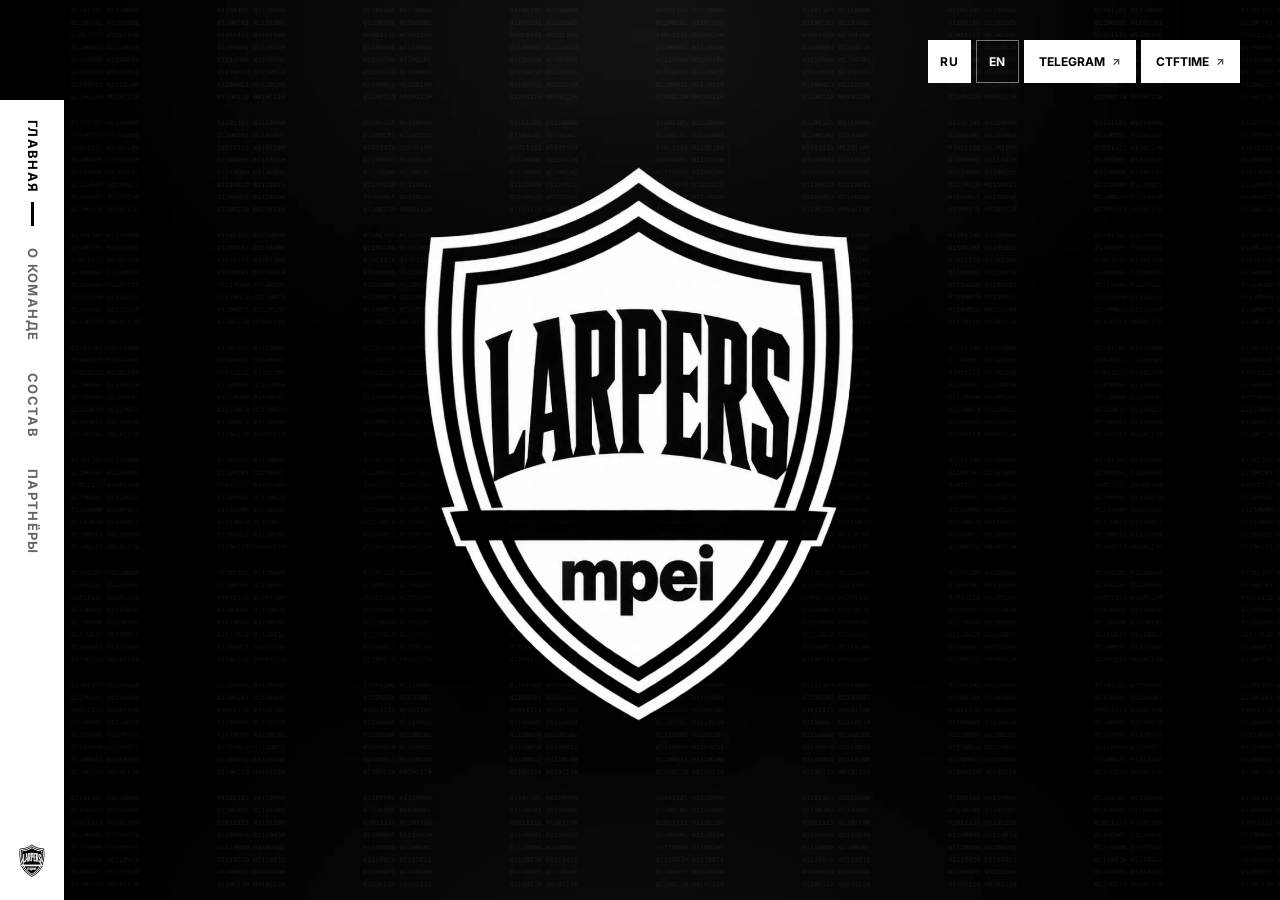
<file: index.html>
<!DOCTYPE html>
<html lang="ru">
<head>
<meta charset="utf-8">
<meta name="viewport" content="width=device-width, initial-scale=1">

<title>mpei_larpers</title>
<meta name="description" content="mpei_larpers: студенческая CTF-команда НИУ МЭИ. Web, pwn, reverse, crypto, forensics, osint. Набор в команду, результаты турниров, блог.">
<meta name="theme-color" content="#000000">

<!-- Соцпревью настроено для mpei-larpers.online. -->
<meta property="og:type" content="website">
<meta property="og:site_name" content="MPEI LARPERS">
<meta property="og:title" content="MPEI LARPERS · CTF-команда НИУ МЭИ">
<meta property="og:description" content="Студенческая CTF-команда НИУ МЭИ: решаем задачи, пишем райтапы, делаем задания для турниров.">
<meta property="og:image" content="https://mpei-larpers.online/assets/og.jpg">
<meta property="og:url" content="https://mpei-larpers.online/">
<meta name="twitter:card" content="summary_large_image">
<meta name="twitter:image" content="https://mpei-larpers.online/assets/og.jpg">

<link rel="icon" type="image/png" sizes="192x192" href="assets/favicon-192.png">
<link rel="icon" type="image/png" sizes="512x512" href="assets/favicon-512.png">
<link rel="apple-touch-icon" href="assets/apple-touch-icon.png">

<link rel="preconnect" href="https://fonts.googleapis.com">
<link rel="preconnect" href="https://fonts.gstatic.com" crossorigin>
<link href="https://fonts.googleapis.com/css2?family=Inter:wght@400;500;600;700&family=Oswald:wght@400;500;600;700&display=swap" rel="stylesheet">
<link rel="stylesheet" href="css/style.css">
<link rel="canonical" href="https://mpei-larpers.online/">
</head>
<body>
<div class="layout layout--home">

  <header class="header">
    <div class="header__container">
      <button class="header__bars" type="button" data-menu-toggle aria-label="Открыть меню" data-i18n-attr="aria-label:aria.menuBtn" aria-expanded="false">
        <span></span><span></span><span></span>
      </button>
      <div class="header__nav">
        <nav class="nav" aria-label="Меню команды" data-i18n-attr="aria-label:aria.menu">
          <ul class="nav__list">
            <li class="nav__item"><a class="nav__link nav__link_active" href="index.html" aria-current="page" data-i18n="nav.home">Главная</a></li>
            <li class="nav__item"><a class="nav__link" href="about.html" data-i18n="nav.about">О команде</a></li>
            <li class="nav__item"><a class="nav__link" href="team.html" data-i18n="nav.team">Состав</a></li>            <li class="nav__item"><a class="nav__link" href="partners.html" data-i18n="nav.partners">Партнёры</a></li>
          </ul>
        </nav>
      </div>
      <a class="header__logo" href="index.html" aria-label="MPEI LARPERS, на главную" data-i18n-attr="aria-label:aria.logo">
        <img src="assets/logo-dark.png" alt="" width="640" height="640">
      </a>
    </div>
    <div class="header__buttons">
      <div class="lang" role="group" data-i18n-attr="aria-label:aria.lang" aria-label="Язык сайта">
        <button class="lang__btn" type="button" data-set-lang="ru" aria-pressed="true">RU</button>
        <button class="lang__btn" type="button" data-set-lang="en" aria-pressed="false">EN</button>
      </div>
      <a class="header__btn" href="https://t.me/mpei_larpers" target="_blank" rel="noopener">Telegram <i>↗</i></a>
      <a class="header__btn" href="https://ctftime.org/team/447741" target="_blank" rel="noopener">CTFtime <i>↗</i></a>
    </div>
  </header>

  <main class="layout__content">
    <!-- Главная это просто логотип: фон hero.webp, больше на странице ничего нет -->
    <section class="index-page" aria-label="MPEI LARPERS"></section>
  </main>
</div>
<script src="js/i18n.js"></script>
<script src="js/main.js"></script>
</body>
</html>
</file>
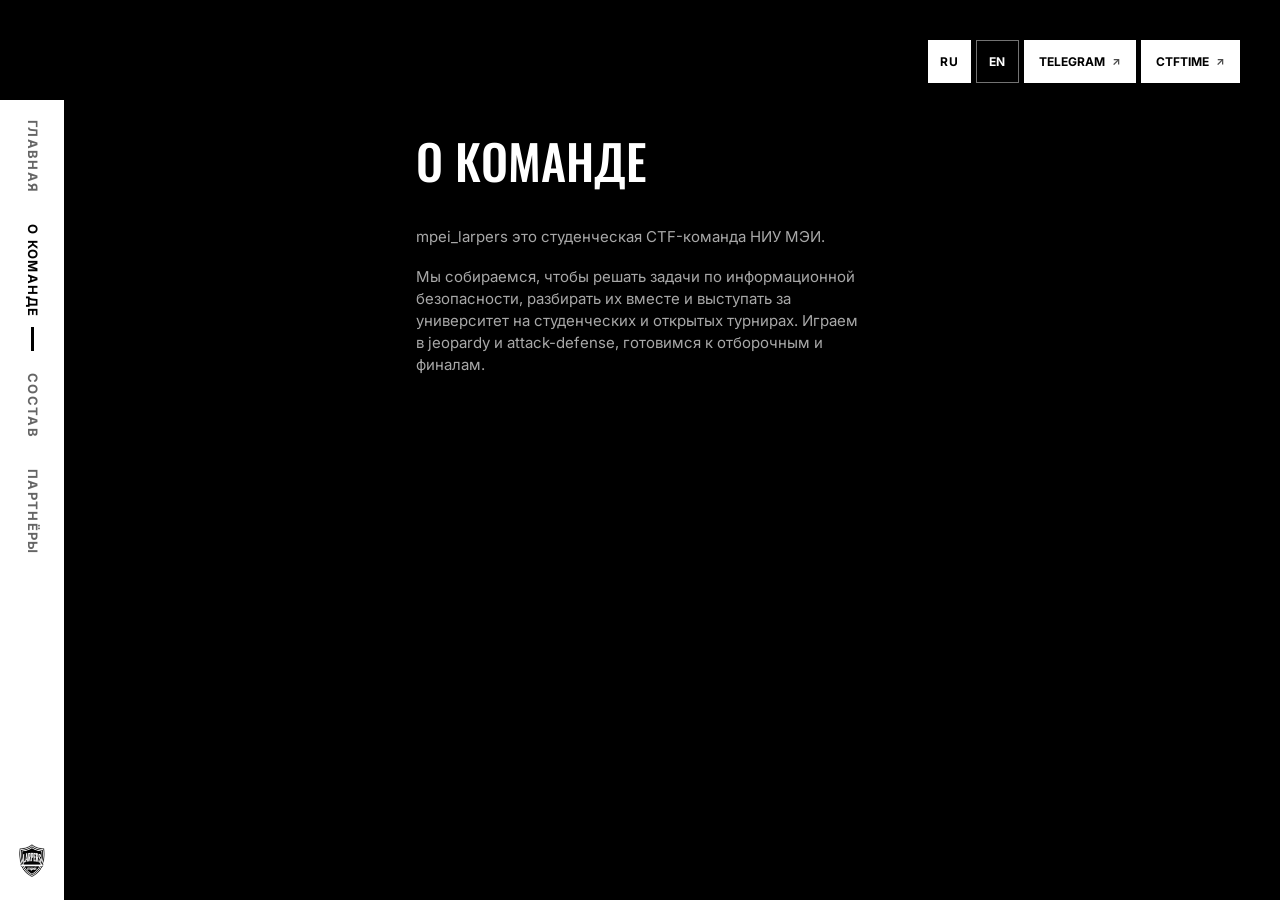
<file: about.html>
<!DOCTYPE html>
<html lang="ru">
<head>
<meta charset="utf-8">
<meta name="viewport" content="width=device-width, initial-scale=1">

<title>О команде · MPEI LARPERS</title>
<meta name="description" content="mpei_larpers: студенческая CTF-команда НИУ МЭИ. Чем занимаемся, как тренируемся, какие направления развиваем.">
<meta name="theme-color" content="#000000">
<meta property="og:type" content="website">
<meta property="og:title" content="О команде · MPEI LARPERS">
<meta property="og:description" content="Студенческая CTF-команда НИУ МЭИ: тренировки, турниры, свои задания.">
<meta property="og:image" content="https://mpei-larpers.online/assets/og.jpg">
<meta property="og:url" content="https://mpei-larpers.online/about.html">

<link rel="icon" type="image/png" sizes="192x192" href="assets/favicon-192.png">
<link rel="icon" type="image/png" sizes="512x512" href="assets/favicon-512.png">
<link rel="apple-touch-icon" href="assets/apple-touch-icon.png">

<link rel="preconnect" href="https://fonts.googleapis.com">
<link rel="preconnect" href="https://fonts.gstatic.com" crossorigin>
<link href="https://fonts.googleapis.com/css2?family=Inter:wght@400;500;600;700&family=Oswald:wght@400;500;600;700&display=swap" rel="stylesheet">
<link rel="stylesheet" href="css/style.css">
<link rel="canonical" href="https://mpei-larpers.online/about.html">
</head>
<body>
<div class="layout">

  <header class="header">
    <div class="header__container">
      <button class="header__bars" type="button" data-menu-toggle aria-label="Открыть меню" data-i18n-attr="aria-label:aria.menuBtn">
        <span></span><span></span><span></span>
      </button>
      <div class="header__nav">
        <nav class="nav" aria-label="Меню команды" data-i18n-attr="aria-label:aria.menu">
          <ul class="nav__list">
            <li class="nav__item"><a class="nav__link" href="index.html" data-i18n="nav.home">Главная</a></li>
            <li class="nav__item"><a class="nav__link nav__link_active" href="about.html" aria-current="page" data-i18n="nav.about">О команде</a></li>
            <li class="nav__item"><a class="nav__link" href="team.html" data-i18n="nav.team">Состав</a></li>            <li class="nav__item"><a class="nav__link" href="partners.html" data-i18n="nav.partners">Партнёры</a></li>
          </ul>
        </nav>
      </div>
      <a class="header__logo" href="index.html" aria-label="MPEI LARPERS, на главную" data-i18n-attr="aria-label:aria.logo">
        <img src="assets/logo-dark.png" alt="" width="640" height="640">
      </a>
    </div>
    <div class="header__buttons">
      <div class="lang" role="group" data-i18n-attr="aria-label:aria.lang" aria-label="Язык сайта">
        <button class="lang__btn" type="button" data-set-lang="ru" aria-pressed="true">RU</button>
        <button class="lang__btn" type="button" data-set-lang="en" aria-pressed="false">EN</button>
      </div>
      <a class="header__btn" href="https://t.me/mpei_larpers" target="_blank" rel="noopener">Telegram <i>↗</i></a>
      <a class="header__btn" href="https://ctftime.org/team/447741" target="_blank" rel="noopener">CTFtime <i>↗</i></a>
    </div>
  </header>

  <main class="layout__content">

    <section class="page">
      <div class="wrapper">
        <h1 class="heading" data-i18n="h1.about">О команде</h1>
        <!-- ЗАМЕНИ: тексты о команде -->
        <div class="page__text">
          <p class="page__lead" data-i18n="about.lead">mpei_larpers это студенческая CTF-команда НИУ МЭИ.</p>
          <p data-i18n="about.p1">Мы собираемся, чтобы решать задачи по информационной безопасности, разбирать их вместе и выступать за университет на студенческих и открытых турнирах. Играем в jeopardy и attack-defense, готовимся к отборочным и финалам.</p>

        </div>
      </div>
    </section>
  </main>
</div>
<script src="js/i18n.js"></script>
<script src="js/main.js"></script>
</body>
</html>
</file>
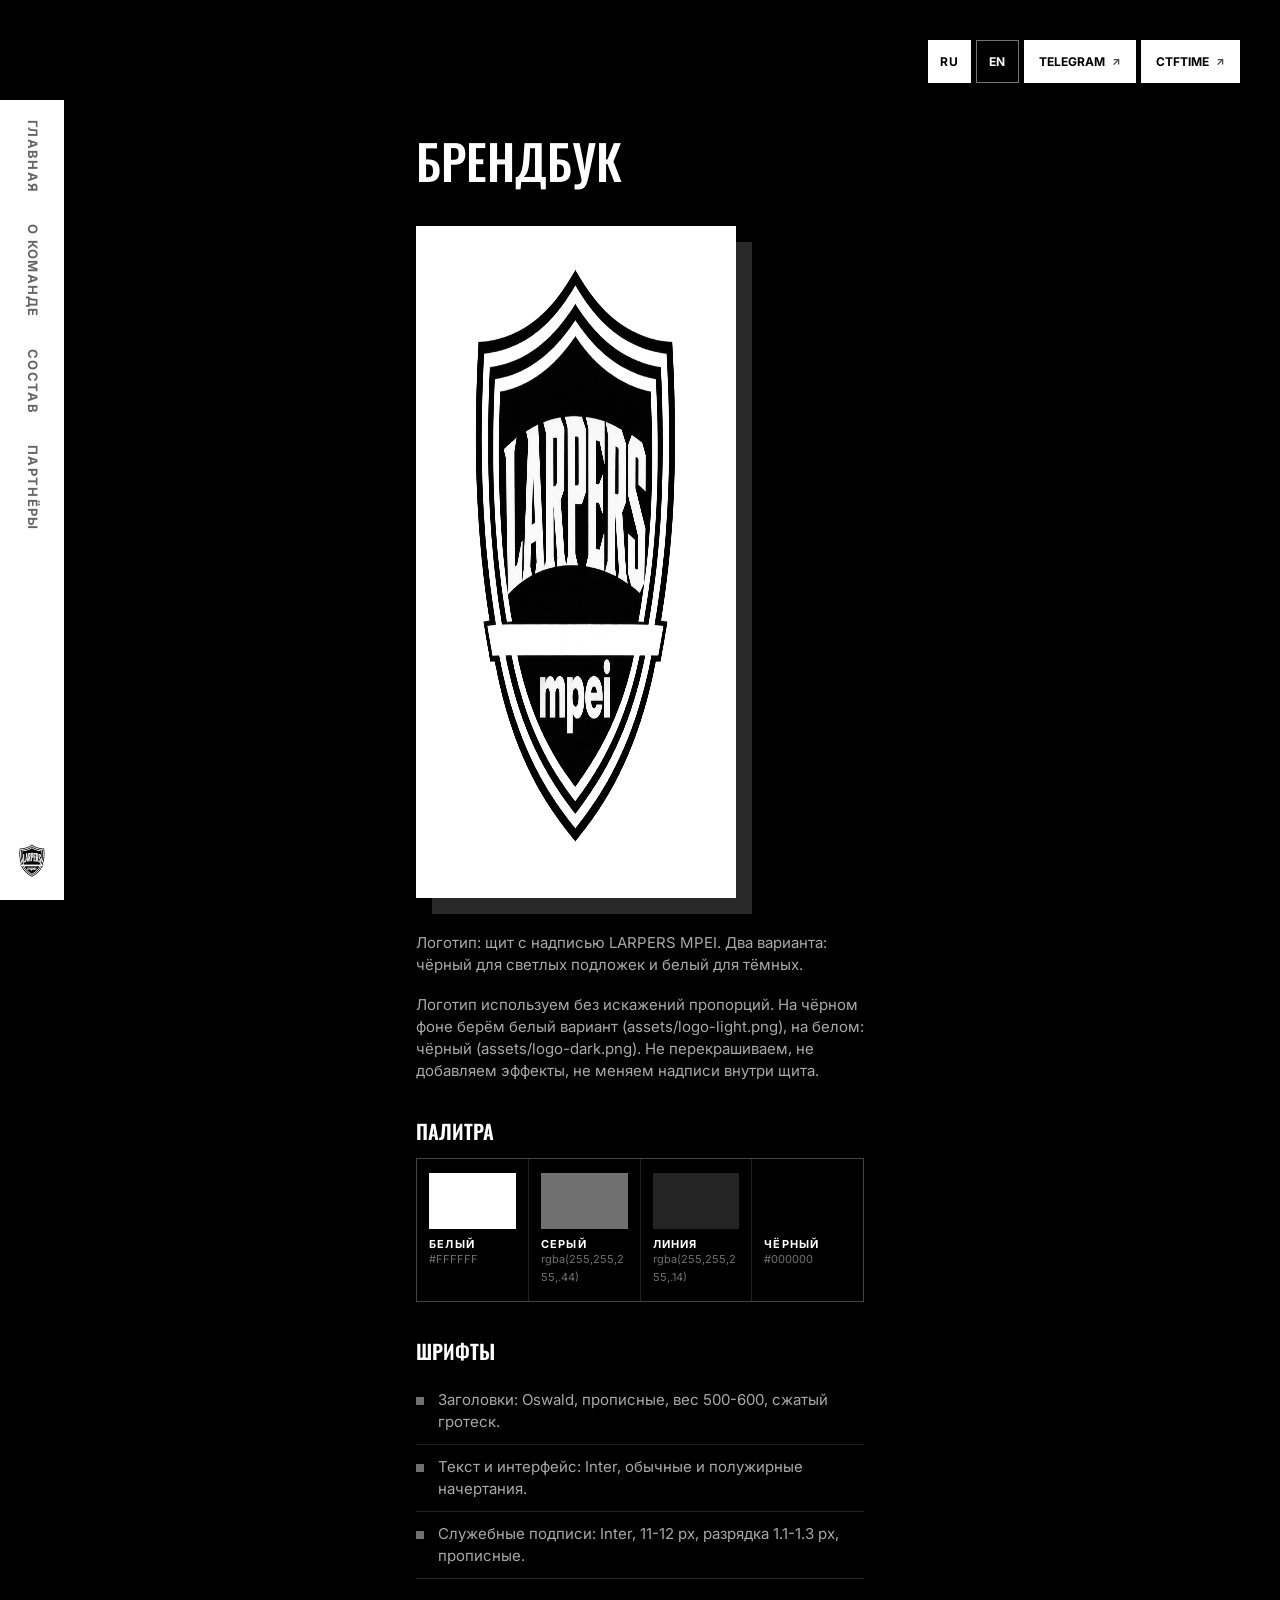
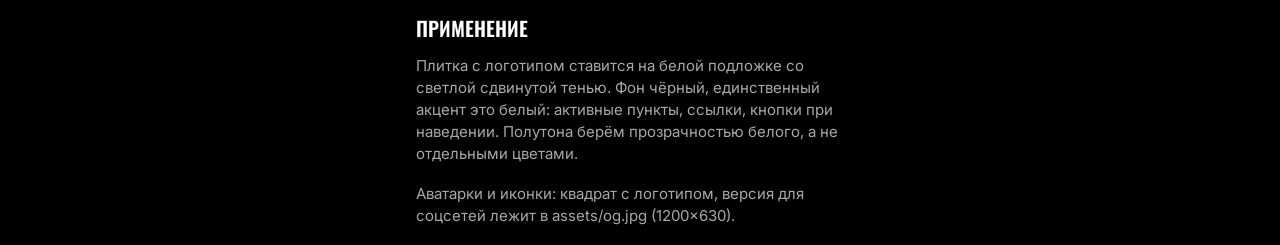
<file: brand.html>
<!DOCTYPE html>
<html lang="ru">
<head>
<meta charset="utf-8">
<meta name="viewport" content="width=device-width, initial-scale=1">

<title>Брендбук · MPEI LARPERS</title>
<meta name="description" content="Брендбук CTF-команды mpei_larpers: логотип, палитра, шрифты, правила использования.">
<meta name="theme-color" content="#000000">
<meta property="og:type" content="website">
<meta property="og:title" content="Брендбук · MPEI LARPERS">
<meta property="og:description" content="Логотип, палитра и шрифты команды.">
<meta property="og:image" content="https://mpei-larpers.online/assets/og.jpg">
<meta property="og:url" content="https://mpei-larpers.online/brand.html">

<link rel="icon" type="image/png" sizes="192x192" href="assets/favicon-192.png">
<link rel="icon" type="image/png" sizes="512x512" href="assets/favicon-512.png">
<link rel="apple-touch-icon" href="assets/apple-touch-icon.png">

<link rel="preconnect" href="https://fonts.googleapis.com">
<link rel="preconnect" href="https://fonts.gstatic.com" crossorigin>
<link href="https://fonts.googleapis.com/css2?family=Inter:wght@400;500;600;700&family=Oswald:wght@400;500;600;700&display=swap" rel="stylesheet">
<link rel="stylesheet" href="css/style.css">
<link rel="canonical" href="https://mpei-larpers.online/brand.html">
</head>
<body>
<div class="layout">

  <header class="header">
    <div class="header__container">
      <button class="header__bars" type="button" data-menu-toggle aria-label="Открыть меню" data-i18n-attr="aria-label:aria.menuBtn">
        <span></span><span></span><span></span>
      </button>
      <div class="header__nav">
        <nav class="nav" aria-label="Меню команды" data-i18n-attr="aria-label:aria.menu">
          <ul class="nav__list">
            <li class="nav__item"><a class="nav__link" href="index.html" data-i18n="nav.home">Главная</a></li>
            <li class="nav__item"><a class="nav__link" href="about.html" data-i18n="nav.about">О команде</a></li>
            <li class="nav__item"><a class="nav__link" href="team.html" data-i18n="nav.team">Состав</a></li>            <li class="nav__item"><a class="nav__link" href="partners.html" data-i18n="nav.partners">Партнёры</a></li>
          </ul>
        </nav>
      </div>
      <a class="header__logo" href="index.html" aria-label="MPEI LARPERS, на главную" data-i18n-attr="aria-label:aria.logo">
        <img src="assets/logo-dark.png" alt="" width="640" height="640">
      </a>
    </div>
    <div class="header__buttons">
      <div class="lang" role="group" data-i18n-attr="aria-label:aria.lang" aria-label="Язык сайта">
        <button class="lang__btn" type="button" data-set-lang="ru" aria-pressed="true">RU</button>
        <button class="lang__btn" type="button" data-set-lang="en" aria-pressed="false">EN</button>
      </div>
      <a class="header__btn" href="https://t.me/mpei_larpers" target="_blank" rel="noopener">Telegram <i>↗</i></a>
      <a class="header__btn" href="https://ctftime.org/team/447741" target="_blank" rel="noopener">CTFtime <i>↗</i></a>
    </div>
  </header>

  <main class="layout__content">

    <section class="page">
      <div class="wrapper">
        <h1 class="heading" data-i18n="h1.brand">Брендбук</h1>

        <div class="brand-plate"><img src="assets/logo-dark.png" alt="Логотип mpei_larpers" width="640" height="640"></div>
        <div class="page__text">
          <p class="page__lead" data-i18n="brand.lead">Логотип: щит с надписью LARPERS MPEI. Два варианта: чёрный для светлых подложек и белый для тёмных.</p>
          <p data-i18n="brand.p1">Логотип используем без искажений пропорций. На чёрном фоне берём белый вариант (<span style="color:#fff">assets/logo-light.png</span>), на белом: чёрный (<span style="color:#fff">assets/logo-dark.png</span>). Не перекрашиваем, не добавляем эффекты, не меняем надписи внутри щита.</p>

          <h2 data-i18n="brand.h2.palette">Палитра</h2>
          <!-- ЗАМЕНИ: цвета и подписи под фирменный стиль -->
          <div class="swatches">
            <div class="swatch"><i style="background:#FFFFFF"></i><b data-i18n="brand.white">Белый</b><span>#FFFFFF</span></div>
            <div class="swatch"><i style="background:rgba(255,255,255,.44)"></i><b data-i18n="brand.gray">Серый</b><span>rgba(255,255,255,.44)</span></div>
            <div class="swatch"><i style="background:rgba(255,255,255,.14)"></i><b data-i18n="brand.line">Линия</b><span>rgba(255,255,255,.14)</span></div>
            <div class="swatch"><i style="background:#000000"></i><b data-i18n="brand.black">Чёрный</b><span>#000000</span></div>
          </div>

          <h2 data-i18n="brand.h2.fonts">Шрифты</h2>
          <ul>
            <li data-i18n="brand.fonts1">Заголовки: Oswald, прописные, вес 500-600, сжатый гротеск.</li>
            <li data-i18n="brand.fonts2">Текст и интерфейс: Inter, обычные и полужирные начертания.</li>
            <li data-i18n="brand.fonts3">Служебные подписи: Inter, 11-12 px, разрядка 1.1-1.3 px, прописные.</li>
          </ul>

          <h2 data-i18n="brand.h2.usage">Применение</h2>
          <p data-i18n="brand.usage">Плитка с логотипом ставится на белой подложке со светлой сдвинутой тенью. Фон чёрный, единственный акцент это белый: активные пункты, ссылки, кнопки при наведении. Полутона берём прозрачностью белого, а не отдельными цветами.</p>
          <p data-i18n="brand.p2">Аватарки и иконки: квадрат с логотипом, версия для соцсетей лежит в <span style="color:#fff">assets/og.jpg</span> (1200x630).</p>
        </div>
      </div>
    </section>
  </main>
</div>
<script src="js/i18n.js"></script>
<script src="js/main.js"></script>
</body>
</html>
</file>
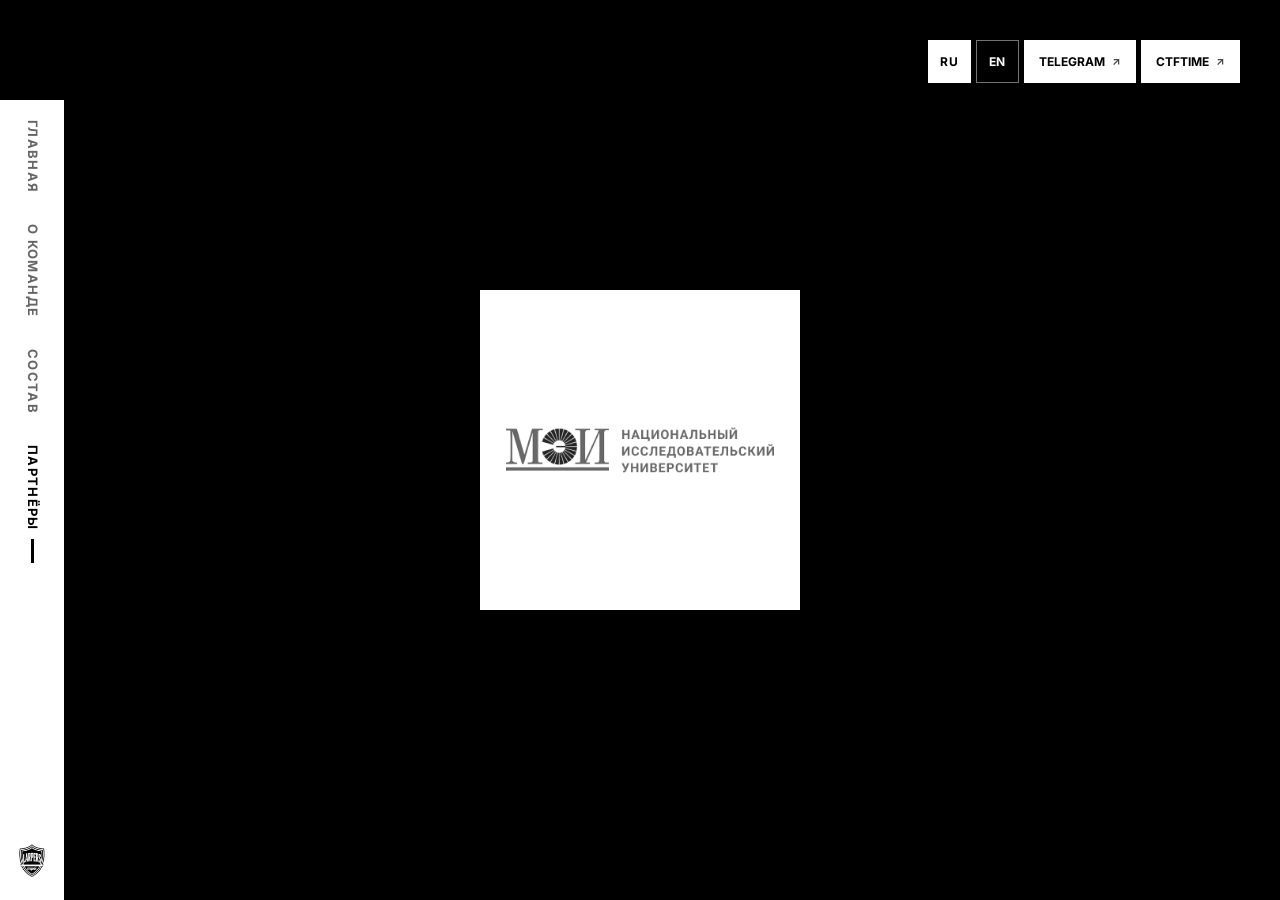
<file: partners.html>
<!DOCTYPE html>
<html lang="ru">
<head>
<meta charset="utf-8">
<meta name="viewport" content="width=device-width, initial-scale=1">

<title>Партнёры · MPEI LARPERS</title>
<meta name="description" content="Партнёры CTF-команды mpei_larpers: НИУ МЭИ, сотрудничество с компаниями и сообществами.">
<meta name="theme-color" content="#000000">
<meta property="og:type" content="website">
<meta property="og:title" content="Партнёры · MPEI LARPERS">
<meta property="og:description" content="Сотрудничество с командой: турниры, мастер-классы, задачи для студентов.">
<meta property="og:image" content="https://mpei-larpers.online/assets/og.jpg">
<meta property="og:url" content="https://mpei-larpers.online/partners.html">

<link rel="icon" type="image/png" sizes="192x192" href="assets/favicon-192.png">
<link rel="icon" type="image/png" sizes="512x512" href="assets/favicon-512.png">
<link rel="apple-touch-icon" href="assets/apple-touch-icon.png">

<link rel="preconnect" href="https://fonts.googleapis.com">
<link rel="preconnect" href="https://fonts.gstatic.com" crossorigin>
<link href="https://fonts.googleapis.com/css2?family=Inter:wght@400;500;600;700&family=Oswald:wght@400;500;600;700&display=swap" rel="stylesheet">
<link rel="stylesheet" href="css/style.css">
<link rel="canonical" href="https://mpei-larpers.online/partners.html">
</head>
<body>
<div class="layout">

  <header class="header">
    <div class="header__container">
      <button class="header__bars" type="button" data-menu-toggle aria-label="Открыть меню" data-i18n-attr="aria-label:aria.menuBtn" aria-expanded="false">
        <span></span><span></span><span></span>
      </button>
      <div class="header__nav">
        <nav class="nav" aria-label="Меню команды" data-i18n-attr="aria-label:aria.menu">
          <ul class="nav__list">
            <li class="nav__item"><a class="nav__link" href="index.html" data-i18n="nav.home">Главная</a></li>
            <li class="nav__item"><a class="nav__link" href="about.html" data-i18n="nav.about">О команде</a></li>
            <li class="nav__item"><a class="nav__link" href="team.html" data-i18n="nav.team">Состав</a></li>
            <li class="nav__item"><a class="nav__link nav__link_active" href="partners.html" aria-current="page" data-i18n="nav.partners">Партнёры</a></li>
          </ul>
        </nav>
      </div>
      <a class="header__logo" href="index.html" aria-label="MPEI LARPERS, на главную" data-i18n-attr="aria-label:aria.logo">
        <img src="assets/logo-dark.png" alt="" width="640" height="640">
      </a>
    </div>
    <div class="header__buttons">
      <div class="lang" role="group" data-i18n-attr="aria-label:aria.lang" aria-label="Язык сайта">
        <button class="lang__btn" type="button" data-set-lang="ru" aria-pressed="true">RU</button>
        <button class="lang__btn" type="button" data-set-lang="en" aria-pressed="false">EN</button>
      </div>
      <a class="header__btn" href="https://t.me/mpei_larpers" target="_blank" rel="noopener">Telegram <i>↗</i></a>
      <a class="header__btn" href="https://ctftime.org/team/447741" target="_blank" rel="noopener">CTFtime <i>↗</i></a>
    </div>
  </header>

  <main class="layout__content">

    <section class="page page--wide page--partners">
      <div class="wrapper">

        <!-- Партнёры: белые квадраты с логотипами, как на teamspirit.gg.
             Добавить нового: скопировать .partners__item и положить лого в assets. -->
        <div class="partners">
          <div class="partners__item">
            <a class="partners__link" href="https://mpei.ru" target="_blank" rel="noopener" aria-label="НИУ МЭИ, официальный сайт">
              <img src="assets/mpei-logo.png" alt="НИУ МЭИ" width="339" height="58">
            </a>
          </div>
        </div>
      </div>
    </section>
  </main>
</div>
<script src="js/i18n.js"></script>
<script src="js/main.js"></script>
</body>
</html>
</file>
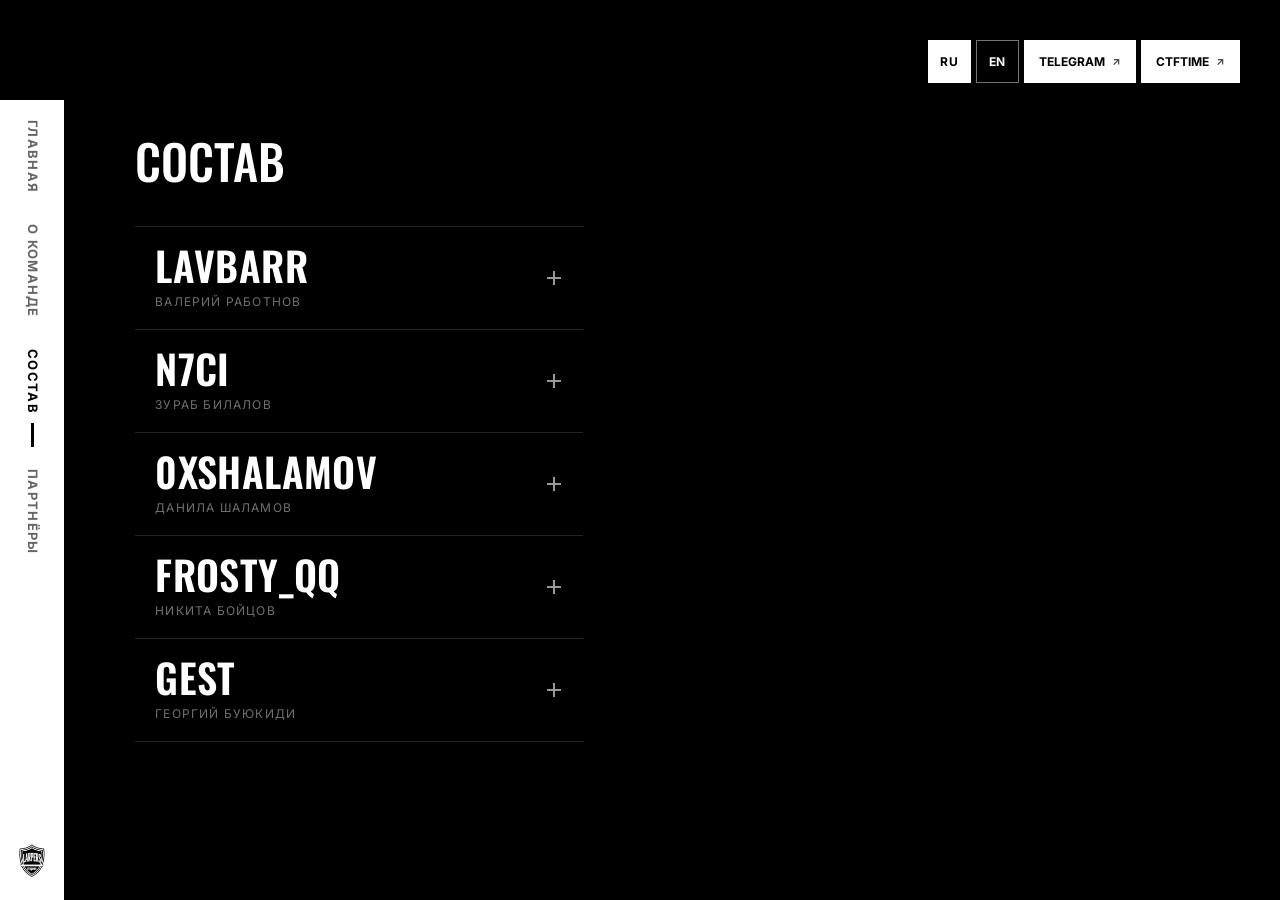
<file: team.html>
<!DOCTYPE html>
<html lang="ru">
<head>
<meta charset="utf-8">
<meta name="viewport" content="width=device-width, initial-scale=1">

<title>Состав · MPEI LARPERS</title>
<meta name="description" content="Состав CTF-команды mpei_larpers: участники и открытые слоты по направлениям web, pwn, reverse, crypto, forensics.">
<meta name="theme-color" content="#000000">
<meta property="og:type" content="website">
<meta property="og:title" content="Состав · MPEI LARPERS">
<meta property="og:description" content="Участники команды и открытые слоты по направлениям.">
<meta property="og:image" content="https://mpei-larpers.online/assets/og.jpg">
<meta property="og:url" content="https://mpei-larpers.online/team.html">

<link rel="icon" type="image/png" sizes="192x192" href="assets/favicon-192.png">
<link rel="icon" type="image/png" sizes="512x512" href="assets/favicon-512.png">
<link rel="apple-touch-icon" href="assets/apple-touch-icon.png">

<link rel="preconnect" href="https://fonts.googleapis.com">
<link rel="preconnect" href="https://fonts.gstatic.com" crossorigin>
<link href="https://fonts.googleapis.com/css2?family=Inter:wght@400;500;600;700&family=Oswald:wght@400;500;600;700&display=swap" rel="stylesheet">
<link rel="stylesheet" href="css/style.css">
<link rel="canonical" href="https://mpei-larpers.online/team.html">
</head>
<body>
<div class="layout">

  <header class="header">
    <div class="header__container">
      <button class="header__bars" type="button" data-menu-toggle aria-label="Открыть меню" data-i18n-attr="aria-label:aria.menuBtn" aria-expanded="false">
        <span></span><span></span><span></span>
      </button>
      <div class="header__nav">
        <nav class="nav" aria-label="Меню команды" data-i18n-attr="aria-label:aria.menu">
          <ul class="nav__list">
            <li class="nav__item"><a class="nav__link" href="index.html" data-i18n="nav.home">Главная</a></li>
            <li class="nav__item"><a class="nav__link" href="about.html" data-i18n="nav.about">О команде</a></li>
            <li class="nav__item"><a class="nav__link nav__link_active" href="team.html" aria-current="page" data-i18n="nav.team">Состав</a></li>            <li class="nav__item"><a class="nav__link" href="partners.html" data-i18n="nav.partners">Партнёры</a></li>
          </ul>
        </nav>
      </div>
      <a class="header__logo" href="index.html" aria-label="MPEI LARPERS, на главную" data-i18n-attr="aria-label:aria.logo">
        <img src="assets/logo-dark.png" alt="" width="640" height="640">
      </a>
    </div>
    <div class="header__buttons">
      <div class="lang" role="group" data-i18n-attr="aria-label:aria.lang" aria-label="Язык сайта">
        <button class="lang__btn" type="button" data-set-lang="ru" aria-pressed="true">RU</button>
        <button class="lang__btn" type="button" data-set-lang="en" aria-pressed="false">EN</button>
      </div>
      <a class="header__btn" href="https://t.me/mpei_larpers" target="_blank" rel="noopener">Telegram <i>↗</i></a>
      <a class="header__btn" href="https://ctftime.org/team/447741" target="_blank" rel="noopener">CTFtime <i>↗</i></a>
    </div>
  </header>

  <main class="layout__content">

    <section class="page page--wide page--team">
      <div class="wrapper">
        <h1 class="heading" data-i18n="h1.team">Состав</h1>

        <!--
          Карточки игроков. Клик по нику раскрывает карточку (формат teamspirit.gg).
          ЧТО ЗАМЕНИТЬ:
          1) photo  — файл фото, имя файла = ник игрока: assets/players/<ник>.jpg
          2) nick   — ник
          3) name   — имя и фамилия
          4) Роль / Биография / Социальные сети — тексты внутри team-player__body
          Блок .team-player__photo отвечает за большое фото справа на широком экране.
          Порядок карточек = порядок в списке.
        -->
        <div class="team-page__list" data-roster>

          <div class="team-page__list-item">
            <div class="team-player" id="player-lavbarr">
              <div class="team-player__photo" style="background-image:url('assets/players/lavbarr.jpg')" aria-hidden="true"></div>
              <div class="team-player__back">
                <span class="back-link" data-player-close role="button" tabindex="0" data-i18n="team.back">Состав</span>
              </div>
              <div class="team-player__head" data-player-head role="button" tabindex="0" aria-expanded="false" aria-controls="player-body-lavbarr">
                <div class="team-player__nick">lavbarr</div>
                <div class="team-player__name" data-i18n="team.name.lavbarr">Валерий Работнов</div>
              </div>
              <div class="team-player__body" id="player-body-lavbarr">
                <div class="team-player__info-item">
                  <div class="team-player__info-label" data-i18n="team.city">Родной город</div>
                  <div class="team-player__info-value" data-i18n="team.city.lavbarr">Балашиха, Россия</div>
                </div>
                <div class="team-player__info-item">
                  <div class="team-player__info-label" data-i18n="team.born">Дата рождения</div>
                  <div class="team-player__info-value" data-i18n="team.born.lavbarr">8 декабря 2007</div>
                </div>
                <div class="team-player__info-item">
                  <div class="team-player__info-label" data-i18n="team.focus">Категория</div>
                  <div class="team-player__info-value" data-i18n="team.focus.lavbarr">crypto</div>
                </div>
                <div class="team-player__info-item">
                  <div class="team-player__info-label" data-i18n="team.socials">Социальные сети</div>
                  <div class="team-player__info-value">
                    <div class="team-player__socials">
                      <a class="socials__item" href="https://t.me/lavbarr" target="_blank" rel="noopener">Telegram <i>↗</i></a>
                    </div>
                  </div>
                </div>
              </div>
            </div>
          </div>

          <div class="team-page__list-item">
            <div class="team-player" id="player-n7cI">
              <div class="team-player__photo" style="background-image:url('assets/players/n7cI.jpg')" aria-hidden="true"></div>
              <div class="team-player__back">
                <span class="back-link" data-player-close role="button" tabindex="0" data-i18n="team.back">Состав</span>
              </div>
              <div class="team-player__head" data-player-head role="button" tabindex="0" aria-expanded="false" aria-controls="player-body-n7cI">
                <div class="team-player__nick">n7cI</div>
                <div class="team-player__name" data-i18n="team.name.n7cI">Зураб Билалов</div>
              </div>
              <div class="team-player__body" id="player-body-n7cI">
                <div class="team-player__info-item">
                  <div class="team-player__info-label" data-i18n="team.city">Родной город</div>
                  <div class="team-player__info-value" data-i18n="team.city.n7cI">Дербент, Россия</div>
                </div>
                <div class="team-player__info-item">
                  <div class="team-player__info-label" data-i18n="team.born">Дата рождения</div>
                  <div class="team-player__info-value" data-i18n="team.born.n7cI">18 апреля 2007</div>
                </div>
                <div class="team-player__info-item">
                  <div class="team-player__info-label" data-i18n="team.focus">Категория</div>
                  <div class="team-player__info-value" data-i18n="team.focus.n7cI">osint, stego</div>
                </div>
                <div class="team-player__info-item">
                  <div class="team-player__info-label" data-i18n="team.socials">Социальные сети</div>
                  <div class="team-player__info-value">
                    <div class="team-player__socials"><span class="socials__none">—</span></div>
                  </div>
                </div>
              </div>
            </div>
          </div>

          <div class="team-page__list-item">
            <div class="team-player" id="player-0xshalamov">
              <div class="team-player__photo" style="background-image:url('assets/players/0xshalamov.jpg')" aria-hidden="true"></div>
              <div class="team-player__back">
                <span class="back-link" data-player-close role="button" tabindex="0" data-i18n="team.back">Состав</span>
              </div>
              <div class="team-player__head" data-player-head role="button" tabindex="0" aria-expanded="false" aria-controls="player-body-0xshalamov">
                <div class="team-player__nick">0xShalamov</div>
                <div class="team-player__name" data-i18n="team.name.0xshalamov">Данила Шаламов</div>
              </div>
              <div class="team-player__body" id="player-body-0xshalamov">
                <div class="team-player__info-item">
                  <div class="team-player__info-label" data-i18n="team.city">Родной город</div>
                  <div class="team-player__info-value" data-i18n="team.city.0xshalamov">Москва, Россия</div>
                </div>
                <div class="team-player__info-item">
                  <div class="team-player__info-label" data-i18n="team.born">Дата рождения</div>
                  <div class="team-player__info-value" data-i18n="team.born.0xshalamov">21 августа 2007</div>
                </div>
                <div class="team-player__info-item">
                  <div class="team-player__info-label" data-i18n="team.focus">Категория</div>
                  <div class="team-player__info-value" data-i18n="team.focus.0xshalamov">pwn, reverse</div>
                </div>
                <div class="team-player__info-item">
                  <div class="team-player__info-label" data-i18n="team.socials">Социальные сети</div>
                  <div class="team-player__info-value">
                    <div class="team-player__socials">
                      <a class="socials__item" href="https://t.me/kunstl3r" target="_blank" rel="noopener">Telegram <i>↗</i></a>
                      <a class="socials__item" href="https://x.com/0xShalamov" target="_blank" rel="noopener">X <i>↗</i></a>
                    </div>
                  </div>
                </div>
              </div>
            </div>
          </div>

          <div class="team-page__list-item">
            <div class="team-player" id="player-frosty_qq">
              <div class="team-player__photo" style="background-image:url('assets/players/frosty_qq.jpg')" aria-hidden="true"></div>
              <div class="team-player__back">
                <span class="back-link" data-player-close role="button" tabindex="0" data-i18n="team.back">Состав</span>
              </div>
              <div class="team-player__head" data-player-head role="button" tabindex="0" aria-expanded="false" aria-controls="player-body-frosty_qq">
                <div class="team-player__nick">frosty_qq</div>
                <div class="team-player__name" data-i18n="team.name.frosty_qq">Никита Бойцов</div>
              </div>
              <div class="team-player__body" id="player-body-frosty_qq">
                <div class="team-player__info-item">
                  <div class="team-player__info-label" data-i18n="team.city">Родной город</div>
                  <div class="team-player__info-value" data-i18n="team.city.frosty_qq">Москва, Россия</div>
                </div>
                <div class="team-player__info-item">
                  <div class="team-player__info-label" data-i18n="team.born">Дата рождения</div>
                  <div class="team-player__info-value" data-i18n="team.born.frosty_qq">14 мая 2007</div>
                </div>
                <div class="team-player__info-item">
                  <div class="team-player__info-label" data-i18n="team.focus">Категория</div>
                  <div class="team-player__info-value" data-i18n="team.focus.frosty_qq">forensic</div>
                </div>
                <div class="team-player__info-item">
                  <div class="team-player__info-label" data-i18n="team.socials">Социальные сети</div>
                  <div class="team-player__info-value">
                    <div class="team-player__socials">
                      <a class="socials__item" href="https://t.me/frosty_qq" target="_blank" rel="noopener">Telegram <i>↗</i></a>
                    </div>
                  </div>
                </div>
              </div>
            </div>
          </div>

          <div class="team-page__list-item">
            <div class="team-player" id="player-gest">
              <div class="team-player__photo" style="background-image:url('assets/players/gest.jpg')" aria-hidden="true"></div>
              <div class="team-player__back">
                <span class="back-link" data-player-close role="button" tabindex="0" data-i18n="team.back">Состав</span>
              </div>
              <div class="team-player__head" data-player-head role="button" tabindex="0" aria-expanded="false" aria-controls="player-body-gest">
                <div class="team-player__nick">gest</div>
                <div class="team-player__name" data-i18n="team.name.gest">Георгий Буюкиди</div>
              </div>
              <div class="team-player__body" id="player-body-gest">
                <div class="team-player__info-item">
                  <div class="team-player__info-label" data-i18n="team.city">Родной город</div>
                  <div class="team-player__info-value" data-i18n="team.city.gest">Тараз, Казахстан</div>
                </div>
                <div class="team-player__info-item">
                  <div class="team-player__info-label" data-i18n="team.born">Дата рождения</div>
                  <div class="team-player__info-value" data-i18n="team.born.gest">6 ноября 2007</div>
                </div>
                <div class="team-player__info-item">
                  <div class="team-player__info-label" data-i18n="team.focus">Категория</div>
                  <div class="team-player__info-value" data-i18n="team.focus.gest">web, pentest</div>
                </div>
                <div class="team-player__info-item">
                  <div class="team-player__info-label" data-i18n="team.socials">Социальные сети</div>
                  <div class="team-player__info-value">
                    <div class="team-player__socials">
                      <a class="socials__item" href="https://x.com/georgegestov" target="_blank" rel="noopener">X <i>↗</i></a>
                    </div>
                  </div>
                </div>
              </div>
            </div>
          </div>

        </div>

      </div>
    </section>
  </main>
</div>
<script src="js/i18n.js"></script>
<script src="js/main.js"></script>
</body>
</html>
</file>
<file: css/style.css>
/* ============================================================
   mpei_larpers · CTF-команда НИУ МЭИ
   Палитра снята с teamspirit.gg: только чёрный, белый и
   приглушённый белый. Красного и синего в системе нет.
   Сетка: белый рельс с меню слева, чёрная сцена, узкая колонка 448px.
   ============================================================ */

:root{
  --black:#000;
  --white:#fff;
  --dim:rgba(255,255,255,.44);
  --dim-2:rgba(255,255,255,.66);
  --line:rgba(255,255,255,.14);
  --hover:rgba(255,255,255,.74);
  --ui:'Inter','Segoe UI',system-ui,sans-serif;
  --display:'Oswald','Inter',system-ui,sans-serif;
  --rail-w:64px;
  --bar-h:64px;
}

*{box-sizing:border-box}
html{scroll-behavior:smooth}
body{
  margin:0;background:var(--black);color:var(--white);
  font:400 12px/1.5 var(--ui);
  -webkit-font-smoothing:antialiased;overflow-wrap:anywhere;
}
/* короткие подписи и заголовки не рвём посередине слова */
h1,h2,h3,.btn,.nav__link,.header__btn,.roster__item > b,.partners__item b,.notfound b,.team-player__nick{overflow-wrap:normal;word-break:normal}
img{max-width:100%;display:block}
a{color:inherit;text-decoration:none}
p{margin:0}
ul{margin:0;padding:0}
button{font:inherit;color:inherit;background:none;border:0;cursor:pointer}

/* ---------------- каркас ---------------- */
.layout{position:relative;min-height:100vh;display:flex;flex-direction:column}
.layout--home::before{
  content:" ";position:absolute;inset:0;z-index:-1;
  background:url("../assets/hero.webp") no-repeat 50% 50%/cover;
}
.layout__content{flex:1 1 auto;position:relative;z-index:1}

/* ---------------- шапка ---------------- */
.header{position:fixed;inset:0;z-index:10;pointer-events:none}
.header a,.header button,.header__container,.header__buttons{pointer-events:auto}

/* белый рельс с вертикальным меню */
.header__container{
  position:relative;width:var(--rail-w);height:800px;margin-top:100px;
  background:var(--white);color:var(--black);
  display:flex;flex-direction:column;align-items:center;justify-content:space-between;
  padding:20px 0 18px;
}
.header__bars{display:none}
.nav__list{list-style:none;display:flex;flex-direction:column;align-items:center;gap:22px}
.nav__link{
  writing-mode:vertical-rl;
  display:flex;align-items:center;gap:9px;
  font:700 13px/1 var(--ui);letter-spacing:1.3px;text-transform:uppercase;color:var(--black);
  opacity:.6;transition:opacity .2s,color .2s;
}
.nav__link:hover{opacity:1}
.nav__link::after{content:"";display:block;width:3px;height:0;background:var(--black);transition:height .2s}
.nav__link_active{opacity:1}
.nav__link_active::after{height:24px}
.header__logo{width:42px;height:42px;background:var(--white);display:flex;align-items:center;justify-content:center}
.header__logo img{width:36px;height:36px;object-fit:contain}

/* квадратики переключения языка, стоят первыми в правом верхнем углу */
.lang{display:flex;gap:5px;flex:0 0 auto}
.lang__btn{
  display:inline-flex;align-items:center;justify-content:center;
  width:43px;height:43px;
  background:transparent;color:var(--white);box-shadow:inset 0 0 0 1px rgba(255,255,255,.45);
  font:700 12px/1 var(--ui);letter-spacing:.06em;text-transform:uppercase;
  transition:background .18s,color .18s,box-shadow .18s;
}
.lang__btn:hover{background:rgba(255,255,255,.14)}
.lang__btn.is-active{background:var(--white);color:var(--black);box-shadow:none}

/* белые кнопки справа сверху */
.header__buttons{position:absolute;top:40px;right:40px;display:flex;gap:5px;height:43px}
.header__btn{
  display:inline-flex;align-items:center;gap:7px;height:43px;padding:0 15px;
  background:var(--white);color:var(--black);
  font:700 12px/1 var(--ui);text-transform:uppercase;white-space:nowrap;
  transition:background .18s,color .18s;
}
.header__btn:hover{background:var(--hover);color:var(--black)}
.header__btn i{font-style:normal;font-size:11px;opacity:.7}
.header__btn--tag{color:var(--black);cursor:default;gap:8px}
.header__btn--tag::before{content:"";width:8px;height:8px;background:rgba(0,0,0,.55);flex:0 0 auto}
.header__btn--tag:hover{background:var(--white);color:var(--black)}

/* ---------------- главная ---------------- */
/* главная: пустая секция, всю картину рисует фон hero.webp */
.index-page{position:relative;min-height:100vh}
/* ---------------- кнопки ---------------- */
.btn{
  display:inline-flex;align-items:center;justify-content:center;height:42px;padding:0 33px;
  background:var(--white);color:var(--black);
  font:700 12px/14px var(--ui);letter-spacing:1.2px;text-transform:uppercase;white-space:nowrap;
  transition:background .18s,color .18s;
}
.btn:hover{background:var(--hover);color:var(--black)}
.btn--ghost{background:transparent;color:var(--white);box-shadow:inset 0 0 0 1px rgba(255,255,255,.45)}
.btn--ghost:hover{background:var(--white);color:var(--black);box-shadow:none}

/* ---------------- внутренние страницы ---------------- */
.page{padding:96px 20px 0}
.wrapper{width:448px;max-width:100%;margin:0 auto}
.page--wide .wrapper{width:448px}
.heading{font:500 48px/1.04 var(--display);text-transform:uppercase;margin-bottom:40px}
.page__text p{font:400 15px/22px var(--ui);color:var(--dim-2);margin-bottom:18px}
.page__text p strong{color:var(--white);font-weight:600}
.page__text a{border-bottom:1px solid rgba(255,255,255,.44)}
.page__text h2{font:600 20px/1.3 var(--display);text-transform:uppercase;margin:36px 0 14px}
.page__text ul{list-style:none;margin:0 0 20px}
.page__text li{
  font:400 15px/22px var(--ui);color:var(--dim-2);padding:11px 0 11px 22px;
  border-bottom:1px solid var(--line);position:relative;
}
.page__text li::before{content:"";position:absolute;left:0;top:19px;width:8px;height:8px;background:rgba(255,255,255,.44)}
.page__lead{font:400 17px/26px var(--ui);color:var(--white)}

/* ---------------- состав ---------------- */
/* открытые слоты: обычные строки */
.roster{border-top:1px solid var(--line)}
.roster__item{
  display:flex;align-items:center;justify-content:space-between;gap:18px;
  min-height:91px;border-bottom:1px solid var(--line);
}
.roster__item > b{font:600 clamp(22px,3vw,34px)/1 var(--display);text-transform:uppercase;letter-spacing:.02em;transition:color .2s}
.roster__item span{font:700 11px/1.5 var(--ui);letter-spacing:1.2px;text-transform:uppercase;color:var(--dim);text-align:right}
.roster__item:hover > b{color:rgba(255,255,255,.62)}
.roster__item--open > b{color:rgba(255,255,255,.34)}
.roster__item--open:hover > b{color:rgba(255,255,255,.62)}

/* карточки игроков: клик по нику раскрывает карточку, как на teamspirit.gg */
.team-page__list{display:flex;flex-direction:column}
.team-page__list-item{border-bottom:1px solid var(--line)}
.team-page__list-item:first-child{border-top:1px solid var(--line)}
.team-player{position:relative;transition:background .22s,color .22s}

.team-player__img{display:none}
.team-player__back{display:none}
.team-player__nick{font:600 40px/1.3 var(--display);text-transform:uppercase;letter-spacing:.01em;transition:color .2s}
.team-player__name{font:400 12px/22px var(--ui);letter-spacing:1.2px;text-transform:uppercase;color:var(--dim)}
.team-player__body{display:none}

.team-player__head{
  position:relative;cursor:pointer;padding:12px 56px 16px 20px;
  transition:background .22s,color .22s;
}
/* индикатор раскрытия */
.team-player__head::after{
  content:"";position:absolute;right:22px;top:50%;width:14px;height:14px;margin-top:-7px;
  background:
    linear-gradient(currentColor,currentColor) 0 6px/14px 2px no-repeat,
    linear-gradient(currentColor,currentColor) 6px 0/2px 14px no-repeat;
  opacity:.6;transition:opacity .2s,transform .3s;
}
.team-player:hover .team-player__head::after{opacity:1}
.team-player:hover .team-player__nick{color:rgba(255,255,255,.62)}

.team-player_active{background:var(--white);color:var(--black)}
.team-player_active .team-player__head{background:var(--white);color:var(--black)}
.team-player_active .team-player__head::after{opacity:0}
.team-player_active .team-player__head{cursor:default}
.team-player_active .team-player__nick{color:var(--black)}
.team-player_active .team-player__name{color:rgba(0,0,0,.5)}

.team-player_active .team-player__back{
  display:flex;align-items:center;padding:16px 20px 0;
}
.back-link{
  display:inline-flex;align-items:center;gap:9px;
  font:700 12px/14px var(--ui);letter-spacing:1.2px;text-transform:uppercase;color:rgba(0,0,0,.62);
  cursor:pointer;transition:color .18s;
}
.back-link::before{content:"";width:14px;height:2px;background:currentColor}
.back-link:hover{color:var(--black)}

.team-player_active .team-player__body{
  display:block;background:var(--black);color:var(--white);
  padding:22px 20px 30px;
}
.team-player__info-item{margin-top:22px}
.team-player__info-item:first-child{margin-top:0}
.team-player__info-label{
  font:700 12px/22px var(--ui);letter-spacing:1.2px;text-transform:uppercase;
  color:var(--dim);margin-bottom:8px;
}
.team-player__info-value{font:400 15px/28px var(--ui);color:var(--white)}
.team-player__socials{display:flex;flex-wrap:wrap;gap:8px 24px}
.socials__none{color:var(--dim);font:400 15px/28px var(--ui)}
.socials__item{
  display:inline-flex;align-items:center;gap:7px;
  font:700 12px/20px var(--ui);letter-spacing:1.2px;text-transform:uppercase;
  color:var(--white);border-bottom:1px solid var(--line);padding-bottom:2px;
  transition:border-color .18s,color .18s;
}
.socials__item:hover{border-color:var(--white)}
.socials__item i{font-style:normal;opacity:.5}

/* фото игрока: логика ровно как на teamspirit.gg.
   Широкий экран: правая половина экрана во всю высоту, закреплено к окну,
   список слева прокручивается мимо. Узкий экран: фото встаёт в поток карточки
   во всю ширину. Базово фото скрыто, показывается только у раскрытой карточки. */
.team-player__photo{display:none;background:no-repeat 50% 50%/cover;pointer-events:none}
.team-player_active .team-player__photo{display:block}

@media (min-width:1100px){
  .team-player__photo{position:fixed;top:0;left:50%;right:0;bottom:0;z-index:0}
}
@media (max-width:1099px){
  .team-player__photo{position:relative;width:100%;aspect-ratio:8/9;max-height:560px;
    background-position:50% 30%;margin:0 0 18px}
}

/* партнёры */
/* партнёры: белые квадраты с логотипами, как на teamspirit.gg.
   страница партнёров: плитка стоит по центру экрана */
.page--partners{min-height:100vh;display:flex;align-items:center;justify-content:center;padding:96px 20px}
.page--partners .wrapper{width:auto;max-width:100%;margin:0}
.page--partners .partners{justify-content:center}
.page--partners .partners__item{width:min(78vw, 320px)}
.partners{display:flex;flex-wrap:wrap;gap:6px}
.partners__item{width:calc(50% - 3px)}

.partners__item{
  aspect-ratio:1/1;background:var(--white);
  display:flex;align-items:center;justify-content:center;padding:8%;
  transition:opacity .2s;
}
.partners__item:hover{opacity:.82}
.partners__link{display:flex;align-items:center;justify-content:center;width:100%;height:100%}
.partners__link img{width:100%;height:auto;max-height:100%;object-fit:contain}

/* брендбук */
.brand-plate{background:var(--white);padding:16px;box-shadow:16px 16px 0 rgba(255,255,255,.16);max-width:320px;margin-bottom:34px}
.swatches{display:grid;grid-template-columns:repeat(4,minmax(0,1fr));gap:1px;background:var(--line);border:1px solid var(--line);margin-bottom:30px}
.swatch{background:var(--black);padding:14px 12px}
.swatch i{display:block;height:56px;margin-bottom:10px}
.swatch b{display:block;font:700 11px/1 var(--ui);letter-spacing:1.2px;text-transform:uppercase}
.swatch span{font:400 11px/1.6 var(--ui);color:var(--dim)}

/* ---------------- 404 ---------------- */
.notfound{min-height:100vh;display:flex;flex-direction:column;align-items:center;justify-content:center;gap:26px;text-align:center;padding:120px 20px 60px}
.notfound b{font:700 clamp(90px,20vw,260px)/.86 var(--display);letter-spacing:.02em}
.notfound b span{color:transparent;-webkit-text-stroke:2px rgba(255,255,255,.5)}
.notfound p{font:400 15px/24px var(--ui);color:var(--dim-2);max-width:420px}

/* ---------------- широкие экраны: состав в две зоны, как на teamspirit.gg ----------------
   слева колонка с карточками, справа закреплённое фото игрока (его рисует
   .team-player__photo выше). Ниже 1100px фото уходит в поток карточки. */
@media (min-width:1100px){
  .page--team .wrapper{width:448px;margin-left:9vw;margin-right:0}
}

/* ---------------- мобильная версия ---------------- */
@media (max-width:900px){
  /* на мобильных отдельная графика: вертикальный кадр со словом и логотипом */
  .layout--home::before{background-image:url("../assets/hero-mobile.webp");background-position:50% 40%}
  .header__container{
    position:fixed;left:0;right:0;top:0;width:100%;height:var(--bar-h);margin:0;
    background:var(--black);color:var(--white);
    flex-direction:row;align-items:center;justify-content:flex-start;gap:14px;
    padding:0 16px;
  }
  .header__bars{
    display:flex;flex-direction:column;justify-content:space-between;
    width:16px;height:11px;padding:0;z-index:30;flex:0 0 auto;
  }
  .header__bars span{display:block;height:2px;background:var(--white);transition:transform .2s,background .2s,opacity .2s}
  .header__bars.is-active span{background:#000}
  .header__bars.is-active span:nth-child(1){transform:translateY(4.5px) rotate(45deg)}
  .header__bars.is-active span:nth-child(2){opacity:0}
  .header__bars.is-active span:nth-child(3){transform:translateY(-4.5px) rotate(-45deg)}
  .header__logo{width:42px;height:42px;background:transparent;flex:0 0 auto}
  .header__nav{
    position:fixed;inset:0;background:var(--white);color:var(--black);z-index:20;
    display:flex;align-items:center;justify-content:center;
    opacity:0;visibility:hidden;transform:scale(.94);transition:opacity .25s,transform .25s,visibility .25s;
  }
  .header__nav.is-open{opacity:1;visibility:visible;transform:none}
  .nav__list{gap:20px}
  .nav__link{
    writing-mode:horizontal-tb;font:700 16px/1 var(--ui);letter-spacing:.04em;
    opacity:1;
  }
  .nav__link::after{width:24px;height:0}
  .nav__link_active::after{height:3px;width:24px}
  .nav__item{display:flex;justify-content:center}
  .nav__item .nav__link{flex-direction:column;gap:7px}

  .header__buttons{top:auto;bottom:auto;right:14px;height:26px;position:fixed;top:19px}
  .header__btn{height:26px;padding:0 9px;font-size:10px;gap:5px}
  .lang__btn{width:26px;height:26px;font-size:10px}
  .lang{gap:4px}
  .header__btn--tag{display:none}

  .index-page{padding:96px 20px 40px}


  .page{padding:96px 20px 0}
  .heading{font-size:36px;margin-bottom:26px}
  .swatches{grid-template-columns:repeat(2,minmax(0,1fr))}

  .team-player__nick{font-size:30px}
  .team-player__head{padding:12px 48px 14px 16px}
  .team-player_active .team-player__back{padding:14px 16px 0}
  .team-player_active .team-player__body{padding:18px 16px 24px}
}

@media (prefers-reduced-motion:reduce){
  *{transition:none!important;animation:none!important}
}
</file>
